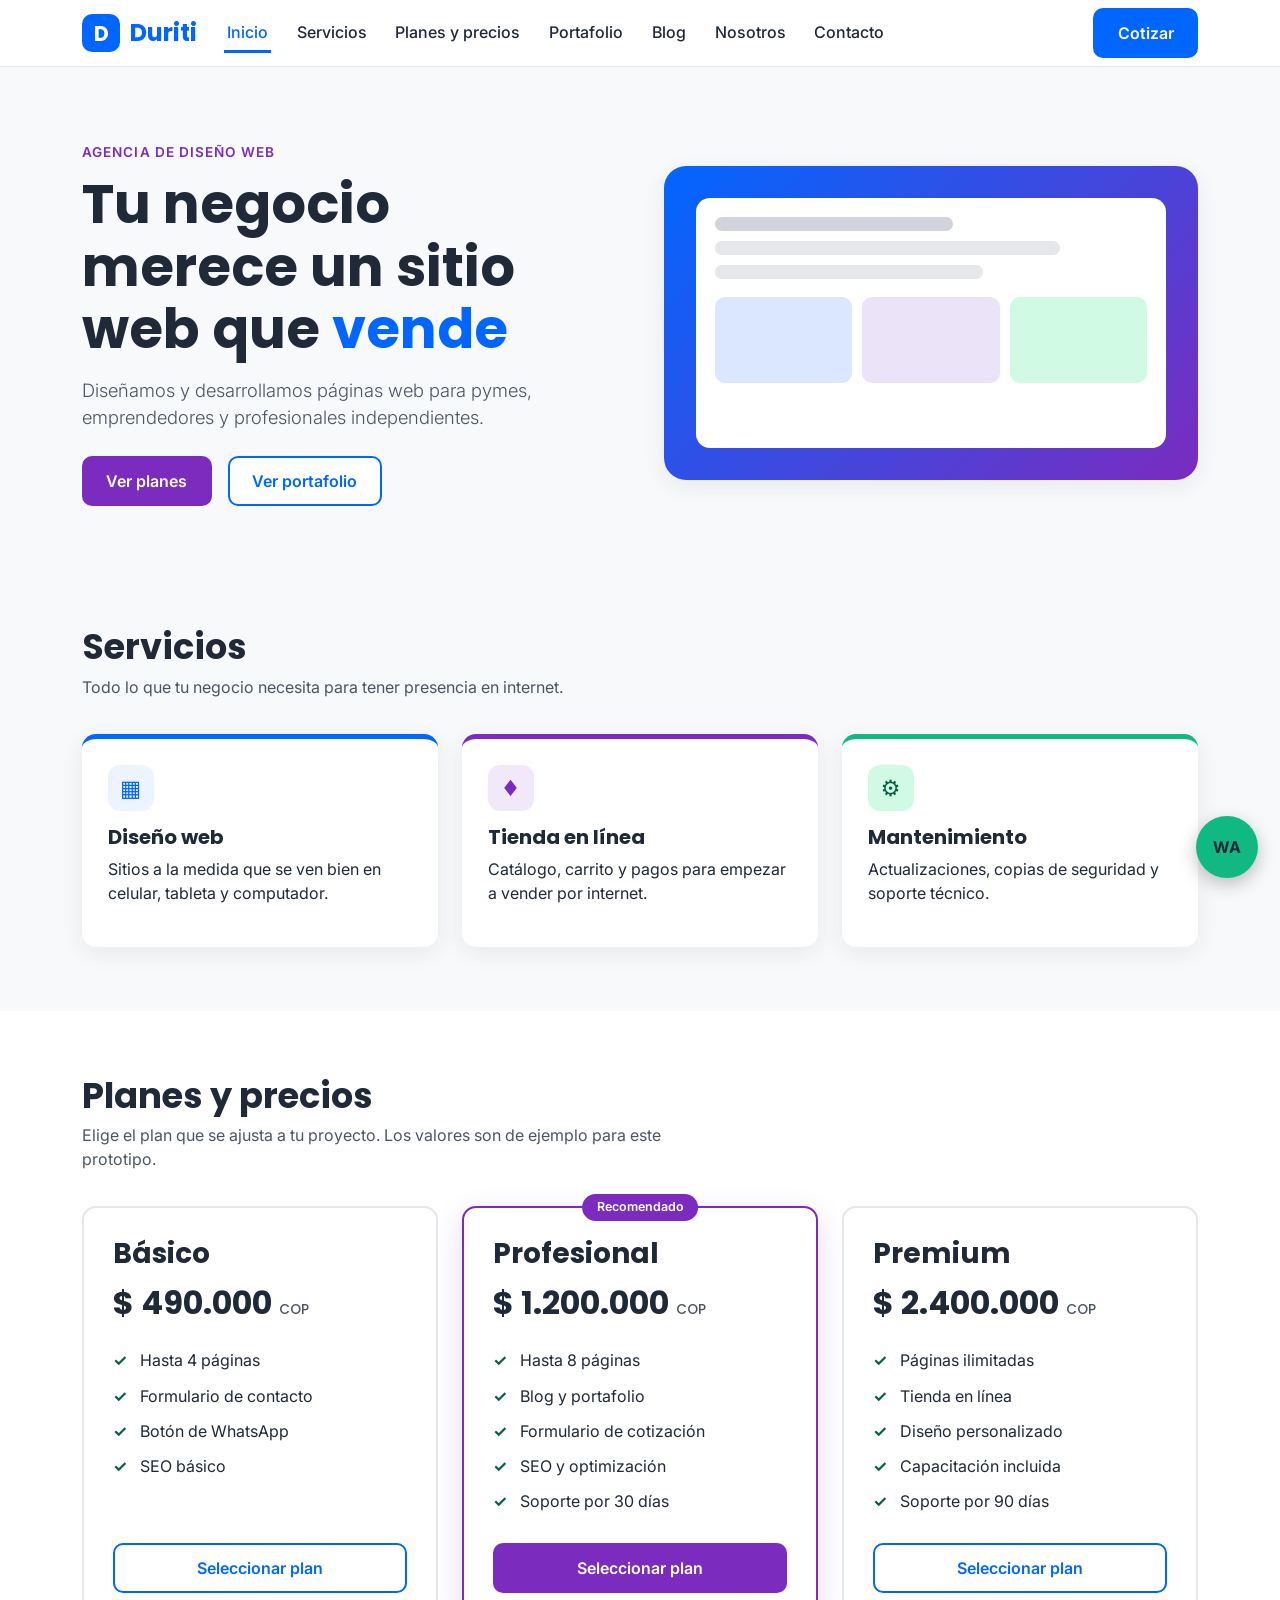
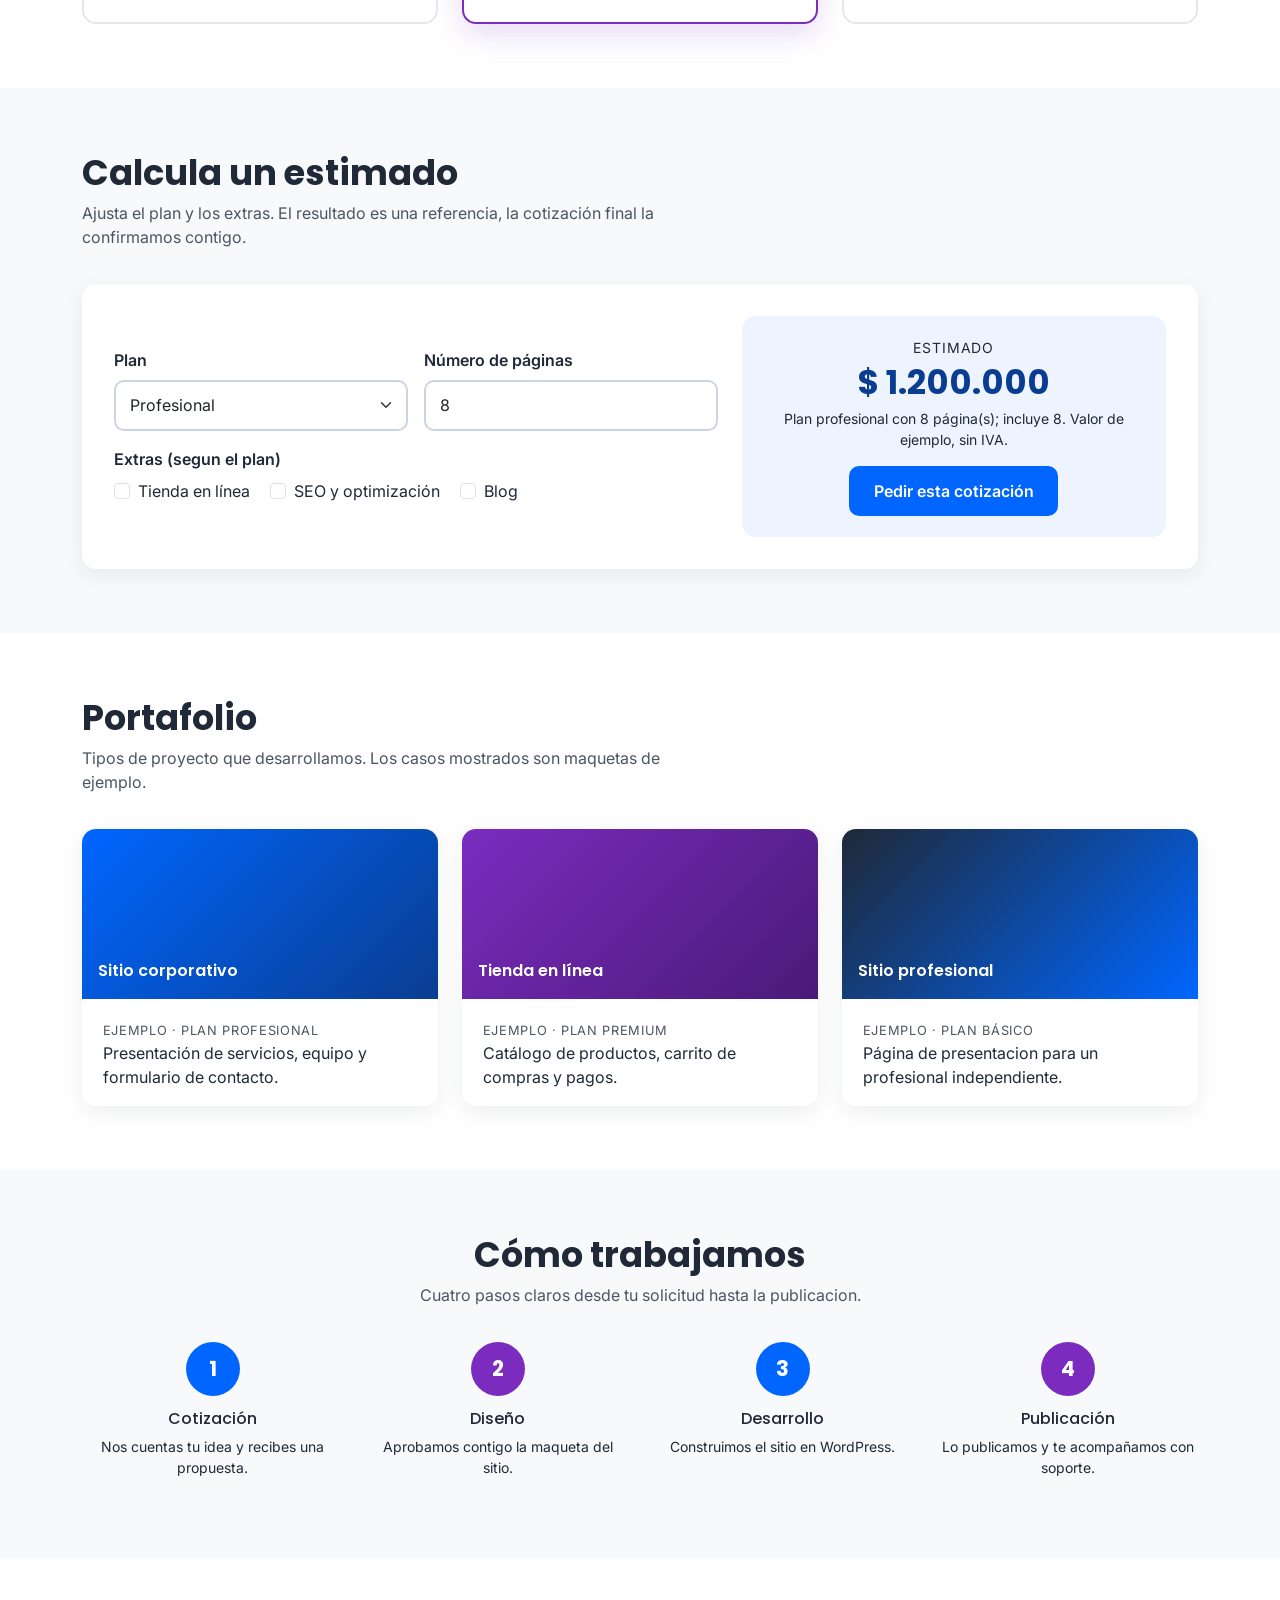
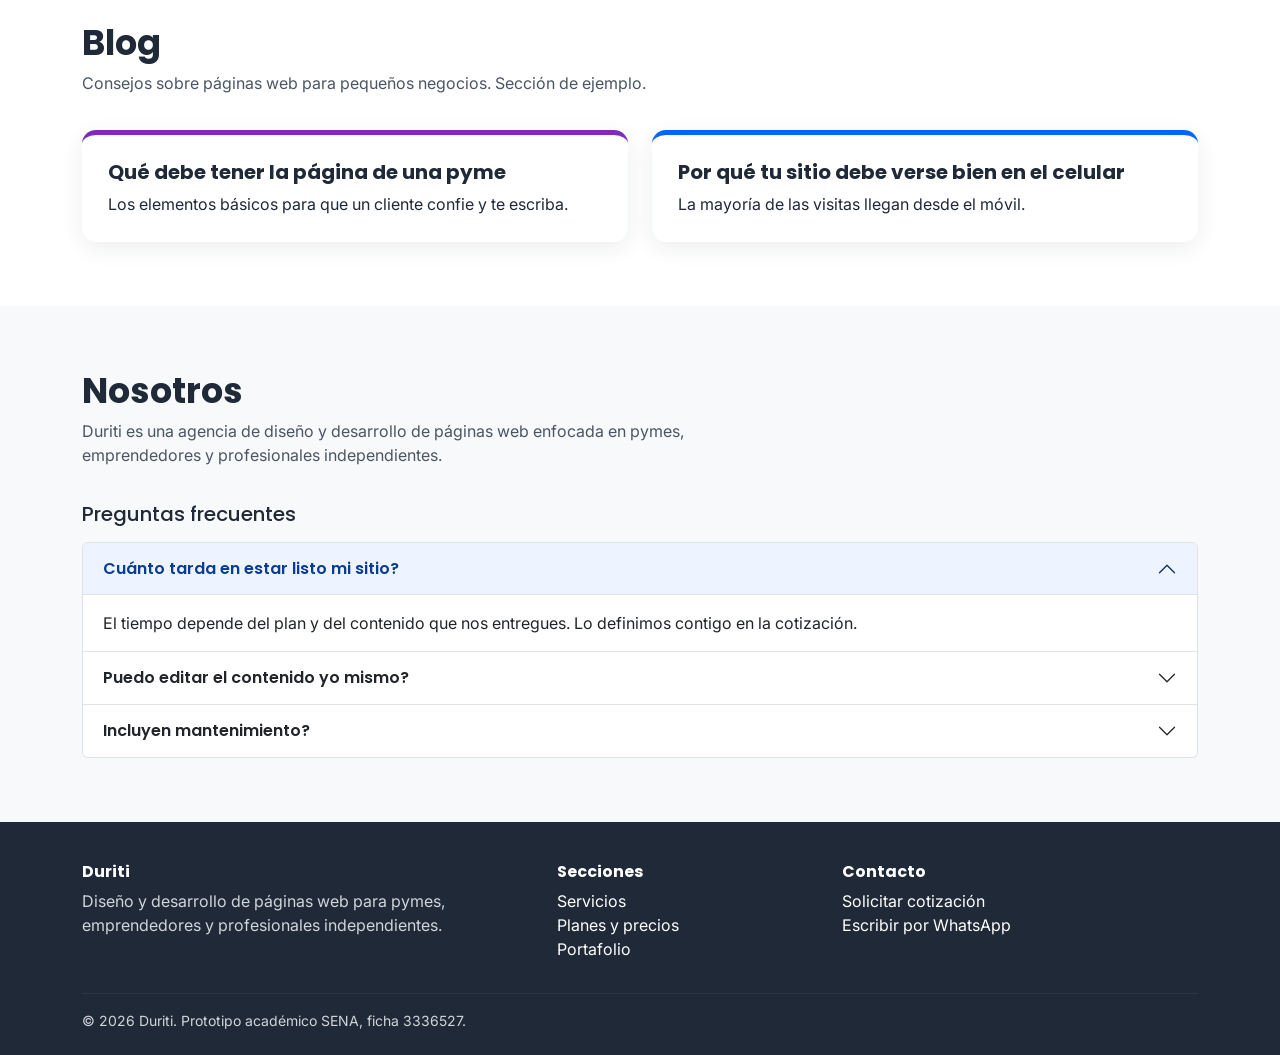
<file: index.html>
<!DOCTYPE html>
<html lang="es">
<head>
<meta charset="utf-8">
<meta name="viewport" content="width=device-width, initial-scale=1">
<title>Duriti | Diseño y desarrollo de páginas web para pymes</title>
<meta name="description" content="Duriti diseña y desarrolla páginas web para pymes, emprendedores y profesionales independientes. Conoce nuestros planes y pide tu cotización.">
<meta name="theme-color" content="#0066FF">
<meta property="og:title" content="Duriti | Diseño y desarrollo de páginas web para pymes">
<meta property="og:description" content="Duriti diseña y desarrolla páginas web para pymes, emprendedores y profesionales independientes. Conoce nuestros planes y pide tu cotización.">
<meta property="og:type" content="website">
<link rel="preconnect" href="https://fonts.googleapis.com">
<link rel="preconnect" href="https://fonts.gstatic.com" crossorigin>
<link href="https://fonts.googleapis.com/css2?family=Inter:wght@400;500;600&family=Poppins:wght@500;600;700&display=swap" rel="stylesheet">
<link href="https://cdn.jsdelivr.net/npm/bootstrap@5.3.3/dist/css/bootstrap.min.css" rel="stylesheet">
<link href="css/duriti.css" rel="stylesheet">
<script type="application/ld+json">
{"@context":"https://schema.org","@type":"ProfessionalService","name":"Duriti",
 "description":"Agencia de diseño y desarrollo de páginas web para pymes, emprendedores y profesionales independientes.",
 "areaServed":"CO","serviceType":["Diseno web","Tienda en linea","Mantenimiento web"]}
</script>
</head>
<body>
<a class="skip-link" href="#contenido">Saltar al contenido</a>
<header class="site-header">
  <nav class="navbar navbar-expand-lg" aria-label="Navegacion principal">
    <div class="container">
      <a class="navbar-brand" href="index.html" aria-label="Duriti, ir al inicio"><span class="logo-mark" aria-hidden="true">D</span>Duriti</a>
      <button class="navbar-toggler" type="button" data-bs-toggle="offcanvas" data-bs-target="#menuMovil"
              aria-controls="menuMovil" aria-label="Abrir menu"><span class="navbar-toggler-icon"></span></button>
      <div class="collapse navbar-collapse d-none d-lg-flex">
        <ul class="navbar-nav me-auto">
          <li class="nav-item"><a class="nav-link" href="index.html">Inicio</a></li>
          <li class="nav-item"><a class="nav-link" href="index.html#servicios">Servicios</a></li>
          <li class="nav-item"><a class="nav-link" href="index.html#planes">Planes y precios</a></li>
          <li class="nav-item"><a class="nav-link" href="index.html#portafolio">Portafolio</a></li>
          <li class="nav-item"><a class="nav-link" href="index.html#blog">Blog</a></li>
          <li class="nav-item"><a class="nav-link" href="index.html#nosotros">Nosotros</a></li>
          <li class="nav-item"><a class="nav-link" href="contacto.html">Contacto</a></li>
        </ul>
        <a class="btn btn-duriti" href="contacto.html">Cotizar</a>
      </div>
    </div>
  </nav>
</header>
<!-- Menú off-canvas para pantallas pequeñas -->
<div class="offcanvas offcanvas-end" tabindex="-1" id="menuMovil" aria-labelledby="menuMovilTitulo">
  <div class="offcanvas-header">
    <h2 class="offcanvas-title h5" id="menuMovilTitulo">Menú</h2>
    <button type="button" class="btn-close" data-bs-dismiss="offcanvas" aria-label="Cerrar menu"></button>
  </div>
  <div class="offcanvas-body">
    <ul class="navbar-nav">
        <li class="nav-item"><a class="nav-link" href="index.html">Inicio</a></li>
        <li class="nav-item"><a class="nav-link" href="index.html#servicios">Servicios</a></li>
        <li class="nav-item"><a class="nav-link" href="index.html#planes">Planes y precios</a></li>
        <li class="nav-item"><a class="nav-link" href="index.html#portafolio">Portafolio</a></li>
        <li class="nav-item"><a class="nav-link" href="index.html#blog">Blog</a></li>
        <li class="nav-item"><a class="nav-link" href="index.html#nosotros">Nosotros</a></li>
        <li class="nav-item"><a class="nav-link" href="contacto.html">Contacto</a></li>
    </ul>
    <a class="btn btn-duriti w-100 mt-3" href="contacto.html">Cotizar mi sitio</a>
  </div>
</div>

<main id="contenido">
  <!-- ===== HERO ===== -->
  <section class="hero">
    <div class="container">
      <div class="row align-items-center g-5">
        <div class="col-lg-6">
          <span class="kicker">Agencia de diseño web</span>
          <h1>Tu negocio merece un sitio web que <span>vende</span></h1>
          <p class="lead">Diseñamos y desarrollamos páginas web para pymes, emprendedores y profesionales independientes.</p>
          <div class="d-flex flex-wrap gap-3 mt-4">
            <a class="btn btn-morado" href="#planes">Ver planes</a>
            <a class="btn btn-borde" href="#portafolio">Ver portafolio</a>
          </div>
        </div>
        <div class="col-lg-6">
          <div class="hero-visual" role="img" aria-label="Ilustracion de una página web con tres bloques de contenido">
            <div class="mock-ventana"><div class="mock-barra l"></div><div class="mock-barra m"></div><div class="mock-barra s"></div>
              <div class="mock-bloques"><i></i><i></i><i></i></div></div>
          </div>
        </div>
      </div>
    </div>
  </section>

  <!-- ===== SERVICIOS ===== -->
  <section id="servicios" aria-labelledby="t-serv">
    <div class="container">
      <h2 class="sec-titulo" id="t-serv">Servicios</h2>
      <p class="sec-sub">Todo lo que tu negocio necesita para tener presencia en internet.</p>
      <div class="row g-4">
        <div class="col-md-4 revelar"><article class="tarjeta"><div class="icono" aria-hidden="true">&#9638;</div><h3>Diseño web</h3>
          <p>Sitios a la medida que se ven bien en celular, tableta y computador.</p></article></div>
        <div class="col-md-4 revelar"><article class="tarjeta t2"><div class="icono" aria-hidden="true">&#9830;</div><h3>Tienda en línea</h3>
          <p>Catálogo, carrito y pagos para empezar a vender por internet.</p></article></div>
        <div class="col-md-4 revelar"><article class="tarjeta t3"><div class="icono" aria-hidden="true">&#9881;</div><h3>Mantenimiento</h3>
          <p>Actualizaciones, copias de seguridad y soporte técnico.</p></article></div>
      </div>
    </div>
  </section>

  <!-- ===== PLANES ===== -->
  <section id="planes" aria-labelledby="t-planes" style="background:#fff">
    <div class="container">
      <h2 class="sec-titulo" id="t-planes">Planes y precios</h2>
      <p class="sec-sub">Elige el plan que se ajusta a tu proyecto. Los valores son de ejemplo para este prototipo.</p>
      <div class="row g-4">
        <div class="col-md-4 revelar"><article class="plan"><h3>Básico</h3>
          <div class="precio">$ 490.000 <small>COP</small></div>
          <ul><li>Hasta 4 páginas</li><li>Formulario de contacto</li><li>Botón de WhatsApp</li><li>SEO básico</li></ul>
          <a class="btn btn-borde" href="contacto.html?plan=basico">Seleccionar plan</a></article></div>
        <div class="col-md-4 revelar"><article class="plan destacado"><span class="etiqueta">Recomendado</span><h3>Profesional</h3>
          <div class="precio">$ 1.200.000 <small>COP</small></div>
          <ul><li>Hasta 8 páginas</li><li>Blog y portafolio</li><li>Formulario de cotización</li><li>SEO y optimización</li><li>Soporte por 30 días</li></ul>
          <a class="btn btn-morado" href="contacto.html?plan=profesional">Seleccionar plan</a></article></div>
        <div class="col-md-4 revelar"><article class="plan"><h3>Premium</h3>
          <div class="precio">$ 2.400.000 <small>COP</small></div>
          <ul><li>Páginas ilimitadas</li><li>Tienda en línea</li><li>Diseño personalizado</li><li>Capacitación incluida</li><li>Soporte por 90 días</li></ul>
          <a class="btn btn-borde" href="contacto.html?plan=premium">Seleccionar plan</a></article></div>
      </div>
    </div>
  </section>

  <!-- ===== COTIZADOR ===== -->
  <section id="cotizador-seccion" aria-labelledby="t-cot">
    <div class="container">
      <h2 class="sec-titulo" id="t-cot">Calcula un estimado</h2>
      <p class="sec-sub">Ajusta el plan y los extras. El resultado es una referencia, la cotización final la confirmamos contigo.</p>
      <div class="panel"><div class="row g-4 align-items-center">
        <form id="cotizador" class="col-lg-7" novalidate>
          <div class="row g-3">
            <div class="col-sm-6"><label class="form-label" for="plan">Plan</label>
              <select class="form-select" id="plan" name="plan"><option value="basico">Básico</option><option value="profesional" selected>Profesional</option><option value="premium">Premium</option></select></div>
            <div class="col-sm-6"><label class="form-label" for="paginas">Número de páginas</label>
              <input class="form-control" type="number" id="paginas" name="paginas" min="1" max="40" value="8"></div>
            <div class="col-12"><span class="form-label d-block">Extras (segun el plan)</span>
              <div class="form-check form-check-inline"><input class="form-check-input" type="checkbox" id="tienda" name="tienda"><label class="form-check-label" for="tienda">Tienda en línea</label></div>
              <div class="form-check form-check-inline"><input class="form-check-input" type="checkbox" id="seo" name="seo"><label class="form-check-label" for="seo">SEO y optimización</label></div>
              <div class="form-check form-check-inline"><input class="form-check-input" type="checkbox" id="blog" name="blog"><label class="form-check-label" for="blog">Blog</label></div></div>
          </div>
        </form>
        <div class="col-lg-5"><div class="resultado" aria-live="polite">
          <div class="small text-uppercase" style="letter-spacing:.06em">Estimado</div>
          <div class="monto" id="cot-monto">$ 0</div>
          <p class="small mb-3" id="cot-detalle"></p>
          <a class="btn btn-duriti" id="cot-enlace" href="contacto.html">Pedir esta cotización</a></div></div>
      </div></div>
    </div>
  </section>

  <!-- ===== PORTAFOLIO ===== -->
  <section id="portafolio" aria-labelledby="t-port" style="background:#fff">
    <div class="container">
      <h2 class="sec-titulo" id="t-port">Portafolio</h2>
      <p class="sec-sub">Tipos de proyecto que desarrollamos. Los casos mostrados son maquetas de ejemplo.</p>
      <div class="row g-4">
        <div class="col-md-4 revelar"><article class="caso"><div class="portada p1" role="img" aria-label="Maqueta de sitio corporativo">Sitio corporativo</div>
          <div class="cuerpo"><span>Ejemplo &middot; Plan Profesional</span><p class="mb-0">Presentación de servicios, equipo y formulario de contacto.</p></div></article></div>
        <div class="col-md-4 revelar"><article class="caso"><div class="portada p2" role="img" aria-label="Maqueta de tienda en linea">Tienda en línea</div>
          <div class="cuerpo"><span>Ejemplo &middot; Plan Premium</span><p class="mb-0">Catálogo de productos, carrito de compras y pagos.</p></div></article></div>
        <div class="col-md-4 revelar"><article class="caso"><div class="portada p3" role="img" aria-label="Maqueta de sitio personal">Sitio profesional</div>
          <div class="cuerpo"><span>Ejemplo &middot; Plan Básico</span><p class="mb-0">Página de presentacion para un profesional independiente.</p></div></article></div>
      </div>
    </div>
  </section>

  <!-- ===== PROCESO ===== -->
  <section id="proceso" aria-labelledby="t-proc">
    <div class="container">
      <h2 class="sec-titulo text-center" id="t-proc">Cómo trabajamos</h2>
      <p class="sec-sub text-center mx-auto">Cuatro pasos claros desde tu solicitud hasta la publicacion.</p>
      <div class="row g-4">
        <div class="col-6 col-md-3 paso revelar"><div class="num">1</div><h3 class="h6">Cotización</h3><p class="small">Nos cuentas tu idea y recibes una propuesta.</p></div>
        <div class="col-6 col-md-3 paso revelar"><div class="num">2</div><h3 class="h6">Diseño</h3><p class="small">Aprobamos contigo la maqueta del sitio.</p></div>
        <div class="col-6 col-md-3 paso revelar"><div class="num">3</div><h3 class="h6">Desarrollo</h3><p class="small">Construimos el sitio en WordPress.</p></div>
        <div class="col-6 col-md-3 paso revelar"><div class="num">4</div><h3 class="h6">Publicación</h3><p class="small">Lo publicamos y te acompañamos con soporte.</p></div>
      </div>
    </div>
  </section>

  <!-- ===== BLOG / NOSOTROS / FAQ ===== -->
  <section id="blog" aria-labelledby="t-blog" style="background:#fff">
    <div class="container">
      <h2 class="sec-titulo" id="t-blog">Blog</h2>
      <p class="sec-sub">Consejos sobre páginas web para pequeños negocios. Sección de ejemplo.</p>
      <div class="row g-4">
        <div class="col-md-6"><article class="tarjeta t2"><h3>Qué debe tener la página de una pyme</h3><p class="mb-0">Los elementos básicos para que un cliente confie y te escriba.</p></article></div>
        <div class="col-md-6"><article class="tarjeta"><h3>Por qué tu sitio debe verse bien en el celular</h3><p class="mb-0">La mayoría de las visitas llegan desde el móvil.</p></article></div>
      </div>
    </div>
  </section>

  <section id="nosotros" aria-labelledby="t-nos">
    <div class="container">
      <h2 class="sec-titulo" id="t-nos">Nosotros</h2>
      <p class="sec-sub">Duriti es una agencia de diseño y desarrollo de páginas web enfocada en pymes, emprendedores y profesionales independientes.</p>
      <h3 class="h5 mb-3">Preguntas frecuentes</h3>
      <div class="accordion" id="faq">
        <div class="accordion-item"><h4 class="accordion-header"><button class="accordion-button" type="button" data-bs-toggle="collapse" data-bs-target="#f1" aria-expanded="true" aria-controls="f1">Cuánto tarda en estar listo mi sitio?</button></h4>
          <div id="f1" class="accordion-collapse collapse show" data-bs-parent="#faq"><div class="accordion-body">El tiempo depende del plan y del contenido que nos entregues. Lo definimos contigo en la cotización.</div></div></div>
        <div class="accordion-item"><h4 class="accordion-header"><button class="accordion-button collapsed" type="button" data-bs-toggle="collapse" data-bs-target="#f2" aria-expanded="false" aria-controls="f2">Puedo editar el contenido yo mismo?</button></h4>
          <div id="f2" class="accordion-collapse collapse" data-bs-parent="#faq"><div class="accordion-body">Sí. Construimos el sitio en WordPress para que puedas actualizar textos e imágenes sin programar.</div></div></div>
        <div class="accordion-item"><h4 class="accordion-header"><button class="accordion-button collapsed" type="button" data-bs-toggle="collapse" data-bs-target="#f3" aria-expanded="false" aria-controls="f3">Incluyen mantenimiento?</button></h4>
          <div id="f3" class="accordion-collapse collapse" data-bs-parent="#faq"><div class="accordion-body">Los planes incluyen soporte inicial y ofrecemos un plan de mantenimiento anual para actualizaciones y copias de seguridad.</div></div></div>
      </div>
    </div>
  </section>
</main>
<footer class="site-footer">
  <div class="container">
    <div class="row g-4">
      <div class="col-md-5">
        <h4>Duriti</h4>
        <p>Diseño y desarrollo de páginas web para pymes, emprendedores y profesionales independientes.</p>
      </div>
      <div class="col-6 col-md-3">
        <h4>Secciones</h4>
        <ul class="list-unstyled">
          <li><a href="index.html#servicios">Servicios</a></li>
          <li><a href="index.html#planes">Planes y precios</a></li>
          <li><a href="index.html#portafolio">Portafolio</a></li>
        </ul>
      </div>
      <div class="col-6 col-md-4">
        <h4>Contacto</h4>
        <ul class="list-unstyled">
          <li><a href="contacto.html">Solicitar cotización</a></li>
          <li><a href="#" data-whatsapp="Hola, quiero informacion sobre los servicios de Duriti.">Escribir por WhatsApp</a></li>
        </ul>
      </div>
    </div>
    <hr style="border-color:#4B5563">
    <p class="mb-0 small">&copy; 2026 Duriti. Prototipo académico SENA, ficha 3336527.</p>
  </div>
</footer>
<a class="wa-flotante" href="#" data-whatsapp="Hola, quiero una cotización para mi sitio web." aria-label="Escribir por WhatsApp">WA</a>
<script src="https://cdn.jsdelivr.net/npm/bootstrap@5.3.3/dist/js/bootstrap.bundle.min.js"></script>
<script src="js/duriti.js"></script>
</body>
</html>
</file>
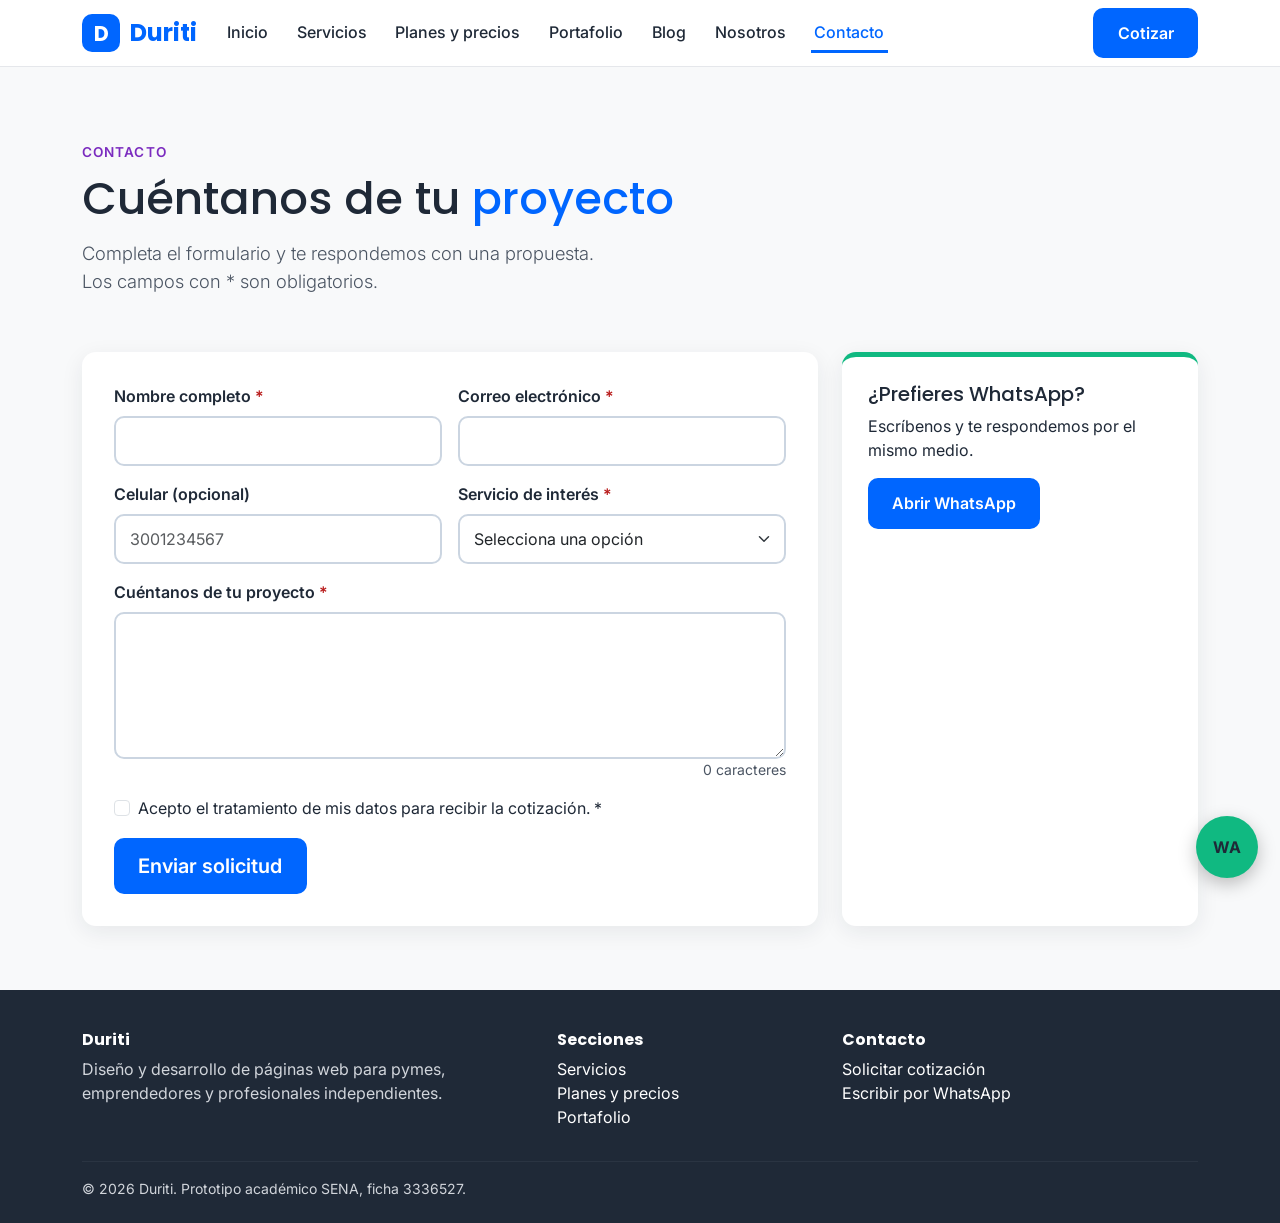
<file: contacto.html>
<!DOCTYPE html>
<html lang="es">
<head>
<meta charset="utf-8">
<meta name="viewport" content="width=device-width, initial-scale=1">
<title>Contacto y cotización | Duriti</title>
<meta name="description" content="Solicita tu cotización de página web a Duriti. Completa el formulario o escribenos por WhatsApp.">
<meta name="theme-color" content="#0066FF">
<meta property="og:title" content="Contacto y cotización | Duriti">
<meta property="og:description" content="Solicita tu cotización de página web a Duriti. Completa el formulario o escribenos por WhatsApp.">
<meta property="og:type" content="website">
<link rel="preconnect" href="https://fonts.googleapis.com">
<link rel="preconnect" href="https://fonts.gstatic.com" crossorigin>
<link href="https://fonts.googleapis.com/css2?family=Inter:wght@400;500;600&family=Poppins:wght@500;600;700&display=swap" rel="stylesheet">
<link href="https://cdn.jsdelivr.net/npm/bootstrap@5.3.3/dist/css/bootstrap.min.css" rel="stylesheet">
<link href="css/duriti.css" rel="stylesheet">
</head>
<body>
<a class="skip-link" href="#contenido">Saltar al contenido</a>
<header class="site-header">
  <nav class="navbar navbar-expand-lg" aria-label="Navegacion principal">
    <div class="container">
      <a class="navbar-brand" href="index.html" aria-label="Duriti, ir al inicio"><span class="logo-mark" aria-hidden="true">D</span>Duriti</a>
      <button class="navbar-toggler" type="button" data-bs-toggle="offcanvas" data-bs-target="#menuMovil"
              aria-controls="menuMovil" aria-label="Abrir menu"><span class="navbar-toggler-icon"></span></button>
      <div class="collapse navbar-collapse d-none d-lg-flex">
        <ul class="navbar-nav me-auto">
          <li class="nav-item"><a class="nav-link" href="index.html">Inicio</a></li>
          <li class="nav-item"><a class="nav-link" href="index.html#servicios">Servicios</a></li>
          <li class="nav-item"><a class="nav-link" href="index.html#planes">Planes y precios</a></li>
          <li class="nav-item"><a class="nav-link" href="index.html#portafolio">Portafolio</a></li>
          <li class="nav-item"><a class="nav-link" href="index.html#blog">Blog</a></li>
          <li class="nav-item"><a class="nav-link" href="index.html#nosotros">Nosotros</a></li>
          <li class="nav-item"><a class="nav-link" href="contacto.html">Contacto</a></li>
        </ul>
        <a class="btn btn-duriti" href="contacto.html">Cotizar</a>
      </div>
    </div>
  </nav>
</header>
<!-- Menú off-canvas para pantallas pequeñas -->
<div class="offcanvas offcanvas-end" tabindex="-1" id="menuMovil" aria-labelledby="menuMovilTitulo">
  <div class="offcanvas-header">
    <h2 class="offcanvas-title h5" id="menuMovilTitulo">Menú</h2>
    <button type="button" class="btn-close" data-bs-dismiss="offcanvas" aria-label="Cerrar menu"></button>
  </div>
  <div class="offcanvas-body">
    <ul class="navbar-nav">
        <li class="nav-item"><a class="nav-link" href="index.html">Inicio</a></li>
        <li class="nav-item"><a class="nav-link" href="index.html#servicios">Servicios</a></li>
        <li class="nav-item"><a class="nav-link" href="index.html#planes">Planes y precios</a></li>
        <li class="nav-item"><a class="nav-link" href="index.html#portafolio">Portafolio</a></li>
        <li class="nav-item"><a class="nav-link" href="index.html#blog">Blog</a></li>
        <li class="nav-item"><a class="nav-link" href="index.html#nosotros">Nosotros</a></li>
        <li class="nav-item"><a class="nav-link" href="contacto.html">Contacto</a></li>
    </ul>
    <a class="btn btn-duriti w-100 mt-3" href="contacto.html">Cotizar mi sitio</a>
  </div>
</div>

<main id="contenido">
  <section class="hero" style="padding-bottom:1rem">
    <div class="container">
      <span class="kicker">Contacto</span>
      <h1 class="h1" style="font-size:clamp(1.9rem,4vw,2.8rem)">Cuéntanos de tu <span style="color:#0066FF">proyecto</span></h1>
      <p class="lead" style="color:#4B5563">Completa el formulario y te respondemos con una propuesta. Los campos con * son obligatorios.</p>
    </div>
  </section>
  <section style="padding-top:1.5rem">
    <div class="container">
      <div class="row g-4">
        <div class="col-lg-8">
          <div class="panel">
            <p id="aviso-plan" class="fw-semibold" style="color:#0A3D91" hidden></p>
            <div id="confirmacion" class="confirmacion mb-4" role="status" tabindex="-1">
              <strong>Gracias</strong>, recibimos tu solicitud (prototipo: no se envia a ningún servidor). Te responderíamos en menos de 24 horas hábiles.
            </div>
            <form id="form-cotizacion" novalidate>
              <div class="row g-3">
                <div class="col-md-6"><label class="form-label" for="nombre">Nombre completo <span class="req" aria-hidden="true">*</span></label>
                  <input class="form-control" type="text" id="nombre" name="nombre" autocomplete="name" required aria-describedby="err-nombre">
                  <div class="msg-error" id="err-nombre" role="alert"></div></div>
                <div class="col-md-6"><label class="form-label" for="correo">Correo electrónico <span class="req" aria-hidden="true">*</span></label>
                  <input class="form-control" type="email" id="correo" name="correo" autocomplete="email" required aria-describedby="err-correo">
                  <div class="msg-error" id="err-correo" role="alert"></div></div>
                <div class="col-md-6"><label class="form-label" for="telefono">Celular (opcional)</label>
                  <input class="form-control" type="tel" id="telefono" name="telefono" autocomplete="tel" placeholder="3001234567" aria-describedby="err-telefono">
                  <div class="msg-error" id="err-telefono" role="alert"></div></div>
                <div class="col-md-6"><label class="form-label" for="servicio">Servicio de interés <span class="req" aria-hidden="true">*</span></label>
                  <select class="form-select" id="servicio" name="servicio" required aria-describedby="err-servicio">
                    <option value="">Selecciona una opción</option>
                    <option value="plan-basico">Plan Básico</option><option value="plan-profesional">Plan Profesional</option><option value="plan-premium">Plan Premium</option>
                    <option value="tienda">Tienda en línea</option><option value="mantenimiento">Mantenimiento</option></select>
                  <div class="msg-error" id="err-servicio" role="alert"></div></div>
                <div class="col-12"><label class="form-label" for="mensaje">Cuéntanos de tu proyecto <span class="req" aria-hidden="true">*</span></label>
                  <textarea class="form-control" id="mensaje" name="mensaje" rows="5" required aria-describedby="err-mensaje contador"></textarea>
                  <div class="d-flex justify-content-between"><div class="msg-error" id="err-mensaje" role="alert"></div><small id="contador" class="ms-auto" style="color:#4B5563">0 caracteres</small></div></div>
                <div class="col-12"><div class="form-check">
                  <input class="form-check-input" type="checkbox" id="acepto" name="acepto" aria-describedby="err-acepto">
                  <label class="form-check-label" for="acepto">Acepto el tratamiento de mis datos para recibir la cotización. <span class="req" aria-hidden="true">*</span></label></div>
                  <div class="msg-error" id="err-acepto" role="alert"></div></div>
                <div class="col-12"><button class="btn btn-duriti btn-lg" type="submit">Enviar solicitud</button></div>
              </div>
            </form>
          </div>
        </div>
        <div class="col-lg-4">
          <aside class="tarjeta t3"><h2 class="h5">¿Prefieres WhatsApp?</h2>
            <p>Escríbenos y te respondemos por el mismo medio.</p>
            <a class="btn btn-duriti" href="#" data-whatsapp="Hola, quiero una cotización para mi sitio web.">Abrir WhatsApp</a></aside>
        </div>
      </div>
    </div>
  </section>
</main>
<footer class="site-footer">
  <div class="container">
    <div class="row g-4">
      <div class="col-md-5">
        <h4>Duriti</h4>
        <p>Diseño y desarrollo de páginas web para pymes, emprendedores y profesionales independientes.</p>
      </div>
      <div class="col-6 col-md-3">
        <h4>Secciones</h4>
        <ul class="list-unstyled">
          <li><a href="index.html#servicios">Servicios</a></li>
          <li><a href="index.html#planes">Planes y precios</a></li>
          <li><a href="index.html#portafolio">Portafolio</a></li>
        </ul>
      </div>
      <div class="col-6 col-md-4">
        <h4>Contacto</h4>
        <ul class="list-unstyled">
          <li><a href="contacto.html">Solicitar cotización</a></li>
          <li><a href="#" data-whatsapp="Hola, quiero informacion sobre los servicios de Duriti.">Escribir por WhatsApp</a></li>
        </ul>
      </div>
    </div>
    <hr style="border-color:#4B5563">
    <p class="mb-0 small">&copy; 2026 Duriti. Prototipo académico SENA, ficha 3336527.</p>
  </div>
</footer>
<a class="wa-flotante" href="#" data-whatsapp="Hola, quiero una cotización para mi sitio web." aria-label="Escribir por WhatsApp">WA</a>
<script src="https://cdn.jsdelivr.net/npm/bootstrap@5.3.3/dist/js/bootstrap.bundle.min.js"></script>
<script src="js/duriti.js"></script>
</body>
</html>
</file>
<file: css/duriti.css>
/* Duriti - hoja de estilos principal
   Paleta: azul #0066FF, purpura #7B2CBF, verde #10B981 (solo acento), gris #1F2937, fondo #F8F9FA
   Tipografia: Poppins (titulos) e Inter (texto) */
:root{
  --azul:#0066FF; --azul-osc:#0A3D91; --morado:#7B2CBF; --verde:#10B981;
  --gris:#1F2937; --gris-m:#4B5563; --fondo:#F8F9FA; --borde:#E5E7EB; --blanco:#fff;
  --radio:14px; --sombra:0 6px 22px rgba(31,41,55,.08);
}
html{scroll-behavior:smooth;scroll-padding-top:84px}
body{font-family:'Inter',system-ui,'Segoe UI',Arial,sans-serif;font-size:1rem;line-height:1.5;color:var(--gris);background:var(--fondo)}
h1,h2,h3,h4,.navbar-brand{font-family:'Poppins','Inter',sans-serif;font-weight:700;color:var(--gris)}
a{color:var(--azul)}
:focus-visible{outline:3px solid var(--morado);outline-offset:2px}
.skip-link{position:absolute;left:-999px;top:8px;background:var(--gris);color:#fff;padding:8px 14px;border-radius:8px;z-index:2000}
.skip-link:focus{left:8px}

/* ---------- encabezado ---------- */
.site-header{background:#fff;border-bottom:1px solid var(--borde);position:sticky;top:0;z-index:1030}
.navbar-brand{display:flex;align-items:center;gap:.6rem;font-size:1.5rem;color:var(--azul)!important}
.logo-mark{width:38px;height:38px;border-radius:10px;background:var(--azul);color:#fff;display:inline-flex;align-items:center;justify-content:center;font-size:1.3rem}
.nav-link{font-weight:500;color:var(--gris)!important;padding:.4rem .2rem!important;margin:0 .7rem;border-bottom:3px solid transparent}
.nav-link:hover{color:var(--azul)!important}
.nav-link.activo{color:var(--azul)!important;border-bottom-color:var(--azul)}
.offcanvas .nav-link{margin:.2rem 0;font-size:1.1rem;border-bottom-width:0;border-left:4px solid transparent;padding:.6rem .8rem!important}
.offcanvas .nav-link.activo{border-left-color:var(--azul);background:#EEF4FF}

/* ---------- botones ---------- */
.btn{font-weight:600;border-radius:10px;padding:.7rem 1.4rem}
.btn-duriti{background:var(--azul);color:#fff;border:2px solid var(--azul)}
.btn-duriti:hover{background:var(--azul-osc);border-color:var(--azul-osc);color:#fff}
.btn-morado{background:var(--morado);color:#fff;border:2px solid var(--morado)}
.btn-morado:hover{background:#5f1f96;border-color:#5f1f96;color:#fff}
.btn-borde{background:#fff;color:var(--azul);border:2px solid var(--azul)}
.btn-borde:hover{background:#EEF4FF;color:var(--azul)}

/* ---------- hero ---------- */
.hero{padding:4.5rem 0 3.5rem}
.kicker{color:var(--morado);font-weight:600;letter-spacing:.08em;text-transform:uppercase;font-size:.85rem}
.hero h1{font-size:clamp(2rem,4.6vw,3.4rem);line-height:1.15;margin:.6rem 0 1rem}
.hero h1 span{color:var(--azul)}
.hero .lead{color:var(--gris-m);font-size:1.15rem;max-width:34rem}
.hero-visual{background:linear-gradient(135deg,var(--azul),var(--morado));border-radius:22px;padding:2rem;box-shadow:var(--sombra)}
.mock-ventana{background:#fff;border-radius:14px;padding:1.2rem;min-height:250px}
.mock-barra{height:14px;border-radius:7px;background:#E5E7EB;margin-bottom:10px}
.mock-barra.l{width:55%;background:#D1D5DB}.mock-barra.m{width:80%}.mock-barra.s{width:62%}
.mock-bloques{display:grid;grid-template-columns:repeat(3,1fr);gap:10px;margin-top:18px}
.mock-bloques i{height:86px;border-radius:10px;display:block}
.mock-bloques i:nth-child(1){background:#DBE7FF}.mock-bloques i:nth-child(2){background:#EBE3F8}.mock-bloques i:nth-child(3){background:#D1FAE5}

/* ---------- secciones ---------- */
section{padding:4rem 0}
.sec-titulo{font-size:clamp(1.6rem,3vw,2.2rem);margin-bottom:.4rem}
.sec-sub{color:var(--gris-m);max-width:40rem;margin-bottom:2.2rem}
.tarjeta{background:#fff;border-radius:var(--radio);box-shadow:var(--sombra);padding:1.6rem;height:100%;border-top:5px solid var(--azul);transition:transform .2s}
.tarjeta:hover{transform:translateY(-4px)}
.tarjeta.t2{border-top-color:var(--morado)}.tarjeta.t3{border-top-color:var(--verde)}
.tarjeta h3{font-size:1.25rem}
.icono{width:46px;height:46px;border-radius:12px;background:#EEF4FF;color:var(--azul);display:flex;align-items:center;justify-content:center;font-size:1.4rem;margin-bottom:.9rem}
.t2 .icono{background:#F1E9FA;color:var(--morado)}.t3 .icono{background:#D1FAE5;color:#065F46}

/* ---------- planes ---------- */
.plan{background:#fff;border:2px solid var(--borde);border-radius:var(--radio);padding:1.8rem;height:100%;display:flex;flex-direction:column;position:relative}
.plan.destacado{border-color:var(--morado);box-shadow:0 10px 30px rgba(123,44,191,.18)}
.plan .etiqueta{position:absolute;top:-14px;left:50%;transform:translateX(-50%);background:var(--morado);color:#fff;font-size:.78rem;font-weight:600;padding:.25rem .9rem;border-radius:20px}
.plan .precio{font-family:'Poppins',sans-serif;font-size:2rem;font-weight:700}
.plan .precio small{font-size:.85rem;font-weight:500;color:var(--gris-m)}
.plan ul{list-style:none;padding:0;margin:1rem 0 1.5rem;flex:1}
.plan li{padding:.35rem 0 .35rem 1.7rem;position:relative}
.plan li::before{content:"\2713";position:absolute;left:0;color:#065F46;font-weight:700}

/* ---------- portafolio ---------- */
.caso{border-radius:var(--radio);overflow:hidden;background:#fff;box-shadow:var(--sombra);height:100%}
.caso .portada{height:170px;display:flex;align-items:flex-end;padding:1rem;color:#fff;font-family:'Poppins',sans-serif;font-weight:600}
.caso .p1{background:linear-gradient(135deg,#0066FF,#0A3D91)}
.caso .p2{background:linear-gradient(135deg,#7B2CBF,#4A1A78)}
.caso .p3{background:linear-gradient(135deg,#1F2937,#0066FF)}
.caso .cuerpo{padding:1.1rem 1.3rem}
.caso .cuerpo span{font-size:.8rem;color:var(--gris-m);text-transform:uppercase;letter-spacing:.05em}

/* ---------- proceso ---------- */
.paso{text-align:center}
.paso .num{width:54px;height:54px;border-radius:50%;background:var(--azul);color:#fff;font-family:'Poppins',sans-serif;font-weight:700;font-size:1.3rem;display:flex;align-items:center;justify-content:center;margin:0 auto .8rem}
.paso:nth-child(even) .num{background:var(--morado)}

/* ---------- cotizador ---------- */
.panel{background:#fff;border-radius:var(--radio);box-shadow:var(--sombra);padding:2rem}
.resultado{background:#EEF4FF;border-radius:var(--radio);padding:1.3rem;text-align:center}
.resultado .monto{font-family:'Poppins',sans-serif;font-size:2.1rem;font-weight:700;color:var(--azul-osc)}

/* ---------- formulario ---------- */
.form-label{font-weight:600}
.form-label .req{color:#B91C1C}
.form-control,.form-select{border-radius:10px;padding:.7rem .9rem;border:2px solid #CBD5E1}
.form-control:focus,.form-select:focus{border-color:var(--azul);box-shadow:0 0 0 .2rem rgba(0,102,255,.18)}
.campo-error{border-color:#B91C1C!important}
.campo-ok{border-color:#047857!important}
.msg-error{color:#B91C1C;font-size:.9rem;margin-top:.3rem;display:none}
.msg-error.visible{display:block}
.msg-error::before{content:"\26A0  "}
.confirmacion{display:none;background:#D1FAE5;border-left:6px solid #047857;border-radius:10px;padding:1.2rem 1.4rem;color:#064E3B}
.confirmacion.visible{display:block}

/* ---------- FAQ ---------- */
.accordion-button{font-weight:600;font-family:'Poppins',sans-serif}
.accordion-button:not(.collapsed){background:#EEF4FF;color:var(--azul-osc)}

/* ---------- pie ---------- */
.site-footer{background:var(--gris);color:#D1D5DB;padding:2.5rem 0 1.5rem}
.site-footer a{color:#fff;text-decoration:none}.site-footer a:hover{text-decoration:underline}
.site-footer h4{color:#fff;font-size:1rem}

/* ---------- WhatsApp flotante ---------- */
.wa-flotante{position:fixed;right:22px;bottom:22px;width:62px;height:62px;border-radius:50%;background:var(--verde);color:var(--gris);
  display:flex;align-items:center;justify-content:center;font-weight:700;font-size:1rem;text-decoration:none;box-shadow:0 6px 18px rgba(0,0,0,.25);z-index:1040}
.wa-flotante:hover{transform:scale(1.07);color:var(--gris)}

/* ---------- revelar al desplazar ---------- */
.revelar{opacity:0;transform:translateY(22px);transition:opacity .6s,transform .6s}
.revelar.visible{opacity:1;transform:none}
@media (prefers-reduced-motion:reduce){.revelar{opacity:1;transform:none;transition:none}html{scroll-behavior:auto}}
@media (max-width:575.98px){section{padding:3rem 0}.hero{padding:2.5rem 0 2rem}.panel{padding:1.3rem}}
</file>
